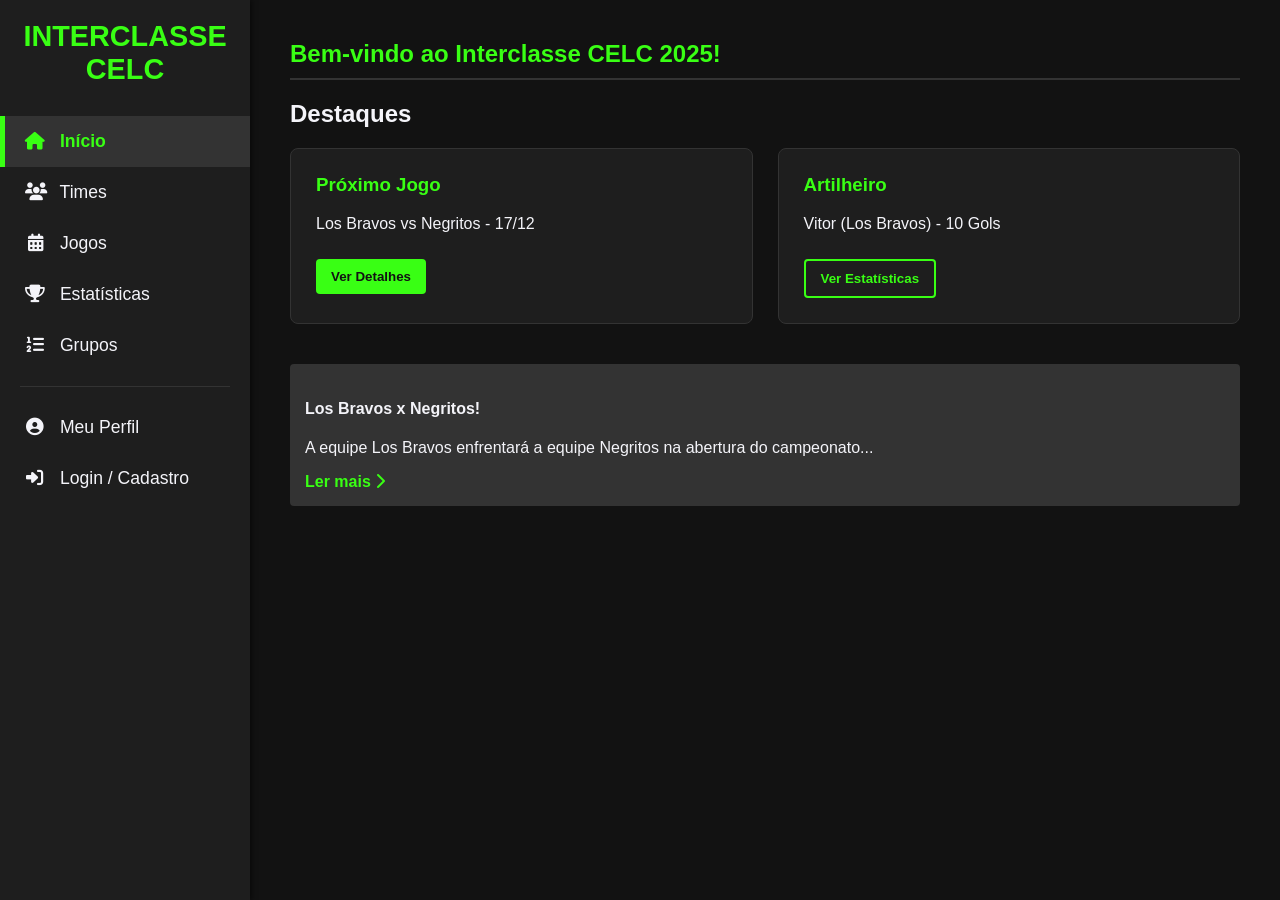
<file: index.html>
<!DOCTYPE html>
<html lang="pt-br">
<head>
    <meta charset="UTF-8">
    <meta name="viewport" content="width=device-width, initial-scale=1.0">
    <title>Interclasse CELC 2025</title>
    <style>
/* --- Variáveis de Cor --- */
:root {
    --fundo-principal: #121212; /* Cinza Escuro / Quase Preto */
    --fundo-secundario: #1e1e1e;
    --verde-neon: #39ff14; /* Verde Limão / Neon */
    --texto-claro: #f4f4f9;
    --detalhe-cinza: #333333;
    --borda-tabela: #2a2a2a;
    --cor-vermelho: #ff3939; /* Para cartões ou ênfase negativa */
    --cor-amarelo: #ffdd39; /* Para cartões amarelos */
}

/* --- Estilos Gerais --- */
body {
    font-family: 'Arial', sans-serif;
    margin: 0;
    background-color: var(--fundo-principal);
    color: var(--texto-claro);
    display: flex; /* Para o layout de menu lateral */
    min-height: 100vh;
}

#site-container {
    display: flex;
    width: 100%;
}

/* --- 1. Menu Lateral (Sidebar) --- */
#menu-lateral {
    width: 250px;
    background-color: var(--fundo-secundario);
    padding: 20px 0;
    box-shadow: 2px 0 5px rgba(0, 0, 0, 0.5);
    display: flex;
    flex-direction: column;
}

.logo {
    font-size: 1.8em;
    font-weight: bold;
    color: var(--verde-neon);
    text-align: center;
    padding-bottom: 30px;
}

#menu-lateral ul {
    list-style: none;
    padding: 0;
    margin: 0;
}

#menu-lateral li a {
    display: block;
    padding: 15px 20px;
    color: var(--texto-claro);
    text-decoration: none;
    font-size: 1.1em;
    border-left: 5px solid transparent;
    transition: background-color 0.3s, border-left 0.3s;
}

#menu-lateral li a:hover {
    background-color: var(--detalhe-cinza);
    border-left-color: var(--verde-neon);
}

#menu-lateral li a.active {
    background-color: var(--detalhe-cinza);
    border-left-color: var(--verde-neon);
    color: var(--verde-neon);
    font-weight: bold;
}

#menu-lateral i {
    margin-right: 10px;
    width: 20px;
    text-align: center;
}

.separator {
    height: 1px;
    background-color: var(--detalhe-cinza);
    margin: 15px 20px;
}

/* --- 2. Conteúdo Principal --- */
#conteudo-principal {
    flex-grow: 1;
    padding: 40px;
}

/* Oculta todas as telas por padrão */
.screen {
    display: none;
}

/* Mostra apenas a tela ativa */
.screen.active {
    display: block;
}

.page-header h1 {
    color: var(--verde-neon);
    border-bottom: 2px solid var(--detalhe-cinza);
    padding-bottom: 10px;
    margin-top: 0;
}

.card-grid {
    display: grid;
    grid-template-columns: repeat(auto-fit, minmax(300px, 1fr));
    gap: 25px;
    margin-bottom: 40px;
}

.card {
    background-color: var(--fundo-secundario);
    padding: 25px;
    border-radius: 8px;
    border: 1px solid var(--detalhe-cinza);
    transition: border-color 0.3s;
}

.card:hover {
    border-color: var(--verde-neon);
}

.card h3 {
    color: var(--verde-neon);
    margin-top: 0;
}

.noticia-resumo {
    background-color: var(--detalhe-cinza);
    padding: 15px;
    border-radius: 4px;
    margin-top: 20px;
}

.noticia-resumo a {
    color: var(--verde-neon);
    text-decoration: none;
    font-weight: bold;
}

button {
    cursor: pointer;
    border: none;
    padding: 10px 15px;
    border-radius: 4px;
    font-weight: bold;
    margin-top: 10px;
    transition: background-color 0.3s, color 0.3s;
}

.btn-primario {
    background-color: var(--verde-neon);
    color: var(--fundo-principal);
}

.btn-primario:hover {
    background-color: #55ff33;
}

.btn-secundario {
    background-color: transparent;
    border: 2px solid var(--verde-neon);
    color: var(--verde-neon);
}

.btn-secundario:hover {
    background-color: var(--verde-neon);
    color: var(--fundo-principal);
}

/* --- Estilos de Tabela (Para Times, Estatísticas e Grupos) --- */
.tabela-neon {
    width: 100%;
    border-collapse: collapse;
    margin-top: 20px;
}

.tabela-neon thead th {
    background-color: var(--verde-neon);
    color: var(--fundo-principal);
    padding: 12px;
    text-align: left;
    text-transform: uppercase;
    font-size: 0.9em;
    letter-spacing: 1px;
}

.tabela-neon tbody tr {
    background-color: var(--fundo-secundario);
    border-bottom: 1px solid var(--borda-tabela);
}

.tabela-neon tbody tr:nth-child(even) {
    background-color: var(--detalhe-cinza);
}

.tabela-neon tbody tr:hover {
    background-color: #2c2c2c;
    color: var(--verde-neon);
    cursor: pointer;
}

.tabela-neon td {
    padding: 12px;
    vertical-align: middle;
}

/* Estilo para a coluna de Posição/Ranking */
.ranking {
    font-weight: bold;
    color: var(--verde-neon);
    text-align: center;
}

/* Estilos de Gráficos/Cards para Estatísticas */
.card-estatisticas-grid {
    display: grid;
    grid-template-columns: repeat(auto-fit, minmax(200px, 1fr));
    gap: 20px;
    margin-bottom: 40px;
}

.card-estatisticas {
    text-align: center;
}

.card-estatisticas .numero {
    font-size: 3em;
    font-weight: bold;
    color: var(--verde-neon);
    margin: 5px 0;
}

.card-estatisticas .titulo {
    font-size: 1em;
    text-transform: uppercase;
    color: var(--texto-claro);
}

/* Estilos para Grupos (Abas) */
.abas-grupo {
    display: flex;
    margin-bottom: 20px;
    border-bottom: 2px solid var(--detalhe-cinza);
}

.aba-btn {
    padding: 10px 15px;
    background-color: transparent;
    border: none;
    color: var(--texto-claro);
    font-size: 1.1em;
    cursor: pointer;
    border-bottom: 3px solid transparent;
    transition: border-color 0.3s, color 0.3s;
}

.aba-btn:hover {
    color: var(--verde-neon);
}

.aba-btn.active {
    border-bottom-color: var(--verde-neon);
    color: var(--verde-neon);
    font-weight: bold;
}

/* Garante que o conteúdo da aba se comporta corretamente */
.conteudo-aba {
    padding: 15px 0;
    display: none; /* Oculta todos por padrão */
}

/* *** CORREÇÃO FINAL CSS: Alta Especificidade para forçar a exibição *** */
[id="conteudo-detalhes"] .conteudo-aba.active,
[id="conteudo-grupos"] .conteudo-aba.active,
.auth-content.active {
    display: block !important; 
}


/* Estilos Específicos do Jogo */

.match-header {
    background-color: var(--detalhe-cinza);
    padding: 20px;
    border-radius: 8px;
    text-align: center;
    margin-bottom: 30px;
    display: flex;
    align-items: center;
    justify-content: space-around;
}

.team-info {
    flex: 1;
    text-align: center;
}

.team-info .team-name {
    font-size: 1.5em;
    font-weight: bold;
    margin-top: 10px;
    color: var(--verde-neon);
}

.score {
    font-size: 3em;
    font-weight: bold;
    color: var(--texto-claro);
    margin: 0 20px;
}

.match-details {
    color: var(--texto-claro);
    font-size: 0.9em;
    margin-top: 5px;
}

/* Estilo para a barra de estatísticas como no print do celular */
.stat-bar {
    display: flex;
    align-items: center;
    margin-bottom: 15px;
}

.stat-label {
    width: 150px;
    text-align: center;
    font-weight: bold;
    text-transform: uppercase;
    font-size: 0.9em;
}

.bar-container {
    flex-grow: 1;
    display: flex;
    height: 20px;
    background-color: var(--fundo-secundario);
    border-radius: 10px;
    overflow: hidden;
}

.bar-team-1 {
    background-color: var(--cor-vermelho); /* Cor para o time da esquerda */
}

.bar-team-2 {
    background-color: var(--verde-neon); /* Cor para o time da direita */
}

.stat-value {
    width: 50px;
    text-align: center;
    font-weight: bold;
}

.team-list-grid {
    display: grid;
    grid-template-columns: 1fr 1fr;
    gap: 20px;
    margin-top: 20px;
}

.player-list ul {
    list-style: none;
    padding: 0;
}

.player-list li {
    padding: 8px 0;
    border-bottom: 1px dashed var(--detalhe-cinza);
    display: flex;
    justify-content: space-between;
}

.player-list li:last-child {
    border-bottom: none;
}

.card-icon {
    margin-left: 5px;
}

/* --- Estilos para Login/Cadastro e Perfil (NOVOS ESTILOS) --- */
/* Estilos de Formulário Geral */
.form-group {
    margin-bottom: 15px;
}

.form-group label {
    display: block;
    margin-bottom: 5px;
    font-weight: bold;
    color: var(--verde-neon);
    font-size: 0.9em;
    text-transform: uppercase;
}

.form-group input[type="text"],
.form-group input[type="email"],
.form-group input[type="password"] {
    width: 100%;
    padding: 10px;
    border: 1px solid var(--detalhe-cinza);
    border-radius: 4px;
    background-color: var(--fundo-principal);
    color: var(--texto-claro);
    box-sizing: border-box; /* Garante que o padding não aumente a largura */
    transition: border-color 0.3s;
}

.form-group input:focus {
    outline: none;
    border-color: var(--verde-neon);
}

/* Estilos para as Abas de Login/Cadastro */
.tabs-auth {
    display: flex;
    justify-content: center;
    margin-bottom: 20px;
    border-bottom: 2px solid var(--detalhe-cinza);
}

.auth-tab-btn {
    padding: 10px 15px;
    background-color: transparent;
    border: none;
    color: var(--texto-claro);
    font-size: 1.1em;
    cursor: pointer;
    border-bottom: 3px solid transparent;
    transition: border-color 0.3s, color 0.3s;
}

.auth-tab-btn:hover {
    color: var(--verde-neon);
}

.auth-tab-btn.active {
    border-bottom-color: var(--verde-neon);
    color: var(--verde-neon);
    font-weight: bold;
}

.auth-content:not(.active) {
    display: none;
}

/* Estilos de Perfil */
.profile-info p {
    padding: 8px 0;
    border-bottom: 1px dashed var(--detalhe-cinza);
}
.profile-info p:last-child {
    border-bottom: none;
}


/* --- Responsividade Básica (Para telas menores) --- */
@media (max-width: 768px) {
    #site-container {
        flex-direction: column;
    }

    #menu-lateral {
        width: 100%;
        height: auto;
        flex-direction: row; /* Faz o menu ficar na horizontal no mobile */
        justify-content: space-around;
        padding: 10px 0;
        position: sticky; /* Fica no topo ao rolar */
        top: 0;
        z-index: 100;
    }

    .logo {
        display: none; /* Esconde o logo para economizar espaço */
    }

    #menu-lateral ul {
        display: flex;
        flex-wrap: wrap;
        justify-content: center;
    }

    #menu-lateral li {
        flex-grow: 1; /* Distribui os itens igualmente */
        text-align: center;
    }
    
    #menu-lateral li a {
        padding: 10px 8px;
        border-left: none;
        border-bottom: 3px solid transparent;
        font-size: 0.9em;
    }
    
    #menu-lateral li a:hover, #menu-lateral li a.active {
        border-left: none;
        border-bottom-color: var(--verde-neon);
    }
    
    #menu-lateral i {
        margin-right: 0;
        display: block; /* Coloca o ícone acima do texto no mobile */
    }

    .separator, .auth-link {
        display: none; /* Esconde alguns itens no menu mobile para simplificar */
    }
    
    #conteudo-principal {
        padding: 20px;
    }

    .tabela-neon, .tabela-neon tbody, .tabela-neon tr, .tabela-neon td {
        display: block;
    }

    .tabela-neon thead {
        display: none;
    }

    .tabela-neon tr {
        margin-bottom: 15px;
        border: 1px solid var(--borda-tabela);
        border-radius: 8px;
        overflow: hidden;
    }

    .tabela-neon td {
        text-align: right;
        padding-left: 50%;
        position: relative;
    }

    .tabela-neon td::before {
        content: attr(data-label);
        position: absolute;
        left: 10px;
        width: 45%;
        padding-right: 10px;
        white-space: nowrap;
        text-align: left;
        font-weight: bold;
        color: var(--verde-neon);
    }

    .team-list-grid {
        grid-template-columns: 1fr; /* Coluna única no mobile */
    }
    
    .stat-bar {
        flex-direction: column;
    }

    .stat-label, .stat-value {
        width: 100%;
        text-align: center;
    }

    .stat-value {
        margin-top: 5px;
    }

    .bar-container {
        margin-top: 5px;
    }
}
    </style>
    <link rel="stylesheet" href="https://cdnjs.cloudflare.com/ajax/libs/font-awesome/6.5.1/css/all.min.css">
</head>
<body>

    <div id="site-container">

        <nav id="menu-lateral">
            <div class="logo">
                INTERCLASSE CELC
            </div>
            
            <ul>
                <li><a href="#inicio" data-target="tela-inicio" class="active"><i class="fas fa-home"></i> Início</a></li>
                <li><a href="#times" data-target="tela-times"><i class="fas fa-users"></i> Times</a></li>
                <li><a href="#jogos" data-target="tela-jogos"><i class="fas fa-calendar-alt"></i> Jogos</a></li>
                <li><a href="#estatisticas" data-target="tela-estatisticas"><i class="fas fa-trophy"></i> Estatísticas</a></li>
                <li><a href="#grupos" data-target="tela-grupos"><i class="fas fa-list-ol"></i> Grupos</a></li>
                
                <li class="separator"></li>
                
                <li><a href="#" data-target="tela-meu-perfil"><i class="fas fa-user-circle"></i> Meu Perfil</a></li>
                <li class="auth-link"><a href="#" data-target="tela-login"><i class="fas fa-sign-in-alt"></i> Login / Cadastro</a></li>
            </ul>
        </nav>

        <main id="conteudo-principal">

            <section class="screen active" id="tela-inicio">
                <header class="page-header">
                    <h1>Bem-vindo ao Interclasse CELC 2025!</h1>
                </header>
    
                <section class="painel-principal">
                    <h2>Destaques</h2>
                    
                    <div class="card-grid">
                        <div class="card">
                            <h3>Próximo Jogo</h3>
                            <p>Los Bravos vs Negritos - 17/12</p>
                            <button class="btn-primario" id="btn-ver-detalhes">Ver Detalhes</button>
                        </div>
                        <div class="card">
                            <h3>Artilheiro</h3>
                            <p>Vitor (Los Bravos) - 10 Gols</p>
                            <button class="btn-secundario" data-target="tela-estatisticas">Ver Estatísticas</button>
                        </div>
                    </div>
    
                    <div class="noticia-resumo">
                        <h4>Los Bravos x Negritos!</h4>
                        <p>A equipe Los Bravos enfrentará a equipe Negritos na abertura do campeonato...</p>
                        <a href="#">Ler mais <i class="fas fa-chevron-right"></i></a>
                    </div>
    
                </section>
            </section>
            
            <section class="screen" id="tela-detalhes-jogo">
                <header class="page-header">
                    <h1>Detalhes do Jogo: Rodada 1</h1>
                </header>

                <div class="match-header">
                    <div class="team-info">
                        <i class="fas fa-shield-alt fa-3x" style="color: var(--cor-vermelho);"></i>
                        <div class="team-name">Los Bravos</div>
                    </div>
                    
                    <div style="text-align: center;">
                        <div class="score">4 X 2</div>
                        <div class="match-details">Grupo B | 19, Dez 25 | FIM</div>
                    </div>

                    <div class="team-info">
                        <i class="fas fa-shield-alt fa-3x" style="color: var(--verde-neon);"></i>
                        <div class="team-name">Negritos</div>
                    </div>
                </div>


                <div class="abas-grupo" id="abas-detalhes-jogo">
                    <button class="aba-btn active" data-aba-detalhe="estatisticas">Estatísticas</button>
                    <button class="aba-btn" data-aba-detalhe="equipes">Equipes</button>
                    <button class="aba-btn" data-aba-detalhe="classificacao">Classificação</button>
                </div>

                <div id="conteudo-detalhes">
                    
                    <div class="conteudo-aba active" data-aba-conteudo="estatisticas">
                        <div class="card">
                            <h3>Comparativo do Jogo</h3>

                            <div class="stat-label" style="width: auto; margin: 0 auto 20px;">GOLS</div>
                            <div class="stat-bar">
                                <div class="stat-value">4</div>
                                <div class="bar-container">
                                    <div class="bar-team-1" style="width: 66%;"></div>
                                    <div class="bar-team-2" style="width: 33%;"></div>
                                </div>
                                <div class="stat-value">2</div>
                            </div>
                            
                            <div class="stat-label" style="width: auto; margin: 0 auto 20px;">CHUTES</div>
                            <div class="stat-bar">
                                <div class="stat-value">15</div>
                                <div class="bar-container">
                                    <div class="bar-team-1" style="width: 55%;"></div>
                                    <div class="bar-team-2" style="width: 45%;"></div>
                                </div>
                                <div class="stat-value">12</div>
                            </div>
                            
                            <div class="stat-label" style="width: auto; margin: 0 auto 20px;">CHUTES AO GOL</div>
                            <div class="stat-bar">
                                <div class="stat-value">8</div>
                                <div class="bar-container">
                                    <div class="bar-team-1" style="width: 70%;"></div>
                                    <div class="bar-team-2" style="width: 30%;"></div>
                                </div>
                                <div class="stat-value">3</div>
                            </div>
                            
                            <div class="stat-label" style="width: auto; margin: 0 auto 0;">CARTÕES (Amarelos)</div>
                            <br>
                            <div class="stat-bar">
                                <div class="stat-value">2</div>
                                <div class="bar-container">
                                    <div class="bar-team-1" style="width: 50%; background-color: var(--cor-amarelo);"></div>
                                    <div class="bar-team-2" style="width: 50%; background-color: var(--cor-amarelo);"></div>
                                </div>
                                <div class="stat-value">2</div>
                            </div>
                            

                        </div>
                    </div>
                    
                    <div class="conteudo-aba" data-aba-conteudo="equipes">
                        
                        <div class="team-list-grid">
                            <div class="card player-list">
                                <h3>Los Bravos</h3>
                                <ul>
                                    <li>01. JOAO <i class="fas fa-futbol" style="color: var(--verde-neon);"></i><i class="fas fa-futbol" style="color: var(--verde-neon);"></i></li>
                                    <li>02. JOAO</li>
                                    <li>03. JOAO <i class="fas fa-futbol" style="color: var(--verde-neon);"></i></li>
                                    <li>04. JOAO <i class="fas fa-id-card" style="color: var(--cor-amarelo);"></i></li>
                                    <li>05. JOAO <i class="fas fa-futbol" style="color: var(--verde-neon);"></i></li>
                                    <li>06. JOAO</li>
                                    <li>07. JOAO <i class="fas fa-id-card" style="color: var(--cor-amarelo);"></i></li>
                                </ul>
                            </div>

                            <div class="card player-list">
                                <h3>Negritos</h3>
                                <ul>
                                    <li>01. JOAO</li>
                                    <li>02. JOAO <i class="fas fa-id-card" style="color: var(--cor-amarelo);"></i></li>
                                    <li>03. JOAO <i class="fas fa-futbol" style="color: var(--verde-neon);"></i></li>
                                    <li>04. JOAO</li>
                                    <li>05. JOAO <i class="fas fa-futbol" style="color: var(--verde-neon);"></i></li>
                                    <li>06. JOAO <i class="fas fa-id-card" style="color: var(--cor-amarelo);"></i></li>
                                    <li>07. JOAO</li>
                                </ul>
                            </div>
                        </div>
                    </div>

                    <div class="conteudo-aba" data-aba-conteudo="classificacao">
                        <h3>Grupo B - Tabela Atualizada</h3>
                        <table class="tabela-neon">
                            <thead>
                                <tr>
                                    <th>#</th>
                                    <th>Time</th>
                                    <th>P</th>
                                    <th>J</th>
                                    <th>V</th>
                                    <th>E</th>
                                    <th>D</th>
                                </tr>
                            </thead>
                            <tbody>
                                <tr>
                                    <td data-label="#" class="ranking">1</td>
                                    <td data-label="Time">Los Bravos</td>
                                    <td data-label="P">3</td>
                                    <td data-label="J">1</td>
                                    <td data-label="V">1</td>
                                    <td data-label="E">0</td>
                                    <td data-label="D">0</td>
                                </tr>
                                <tr>
                                    <td data-label="#" class="ranking">2</td>
                                    <td data-label="Time">Velha Guarda</td>
                                    <td data-label="P">0</td>
                                    <td data-label="J">0</td>
                                    <td data-label="V">0</td>
                                    <td data-label="E">0</td>
                                    <td data-label="D">0</td>
                                </tr>
                                <tr>
                                    <td data-label="#" class="ranking">3</td>
                                    <td data-label="Time">Galáticos</td>
                                    <td data-label="P">0</td>
                                    <td data-label="J">0</td>
                                    <td data-label="V">0</td>
                                    <td data-label="E">0</td>
                                    <td data-label="D">0</td>
                                </tr>
                                <tr>
                                    <td data-label="#" class="ranking">4</td>
                                    <td data-label="Time">Negritos</td>
                                    <td data-label="P">0</td>
                                    <td data-label="J">1</td>
                                    <td data-label="V">0</td>
                                    <td data-label="E">0</td>
                                    <td data-label="D">1</td>
                                </tr>
                            </tbody>
                        </table>
                    </div>
                </div>

            </section>
            
            <section class="screen" id="tela-times">
                <header class="page-header">
                    <h1>Lista de Times</h1>
                </header>

                <table class="tabela-neon">
                    <thead>
                        <tr>
                            <th>#</th>
                            <th>Time</th>
                            <th>Série</th>
                            <th>Capitão</th>
                            <th>Vitórias</th>
                        </tr>
                    </thead>
                    <tbody>
                        <tr>
                            <td data-label="#" class="ranking">1</td>
                            <td data-label="Time">Los Bravos</td>
                            <td data-label="Série">2º DSB</td>
                            <td data-label="Capitão">Jonas</td>
                            <td data-label="Vitórias">1</td>
                        </tr>
                        <tr>
                            <td data-label="#" class="ranking">2</td>
                            <td data-label="Time">Negritos</td>
                            <td data-label="Série">2º ADM</td>
                            <td data-label="Capitão">Bruno</td>
                            <td data-label="Vitórias">0</td>
                        </tr>
                        <tr>
                            <td data-label="#" class="ranking">3</td>
                            <td data-label="Time">Galáticos</td>
                            <td data-label="Série">2º B</td>
                            <td data-label="Capitão">Bressan</td>
                            <td data-label="Vitórias">0</td>
                        </tr>
                        <tr>
                            <td data-label="#" class="ranking">4</td>
                            <td data-label="Time">Velha Guarda</td>
                            <td data-label="Série">3º C</td>
                            <td data-label="Capitão">Anastácio</td>
                            <td data-label="Vitórias">0</td>
                        </tr>
                    </tbody>
                </table>

            </section>

            <section class="screen" id="tela-jogos">
                <header class="page-header">
                    <h1>Agenda e Resultados</h1>
                </header>

                <div class="card">
                    <h3>Próximos Jogos</h3>
                    <ul>
                        <li><i class="fas fa-circle-notch" style="color: var(--verde-neon);"></i> Los Bravos x Negritos - 17/12 (10:00)</li>
                        <li><i class="fas fa-circle-notch" style="color: var(--verde-neon);"></i> Velha Guarda x Galáticos - 17/12 (11:00)</li>
                    </ul>
                </div>
            </section>

            <section class="screen" id="tela-estatisticas">
                <header class="page-header">
                    <h1>Estatísticas do Campeonato</h1>
                </header>

                <h2>Resumo Geral</h2>
                <div class="card-estatisticas-grid">
                    <div class="card card-estatisticas">
                        <p class="numero">12</p>
                        <p class="titulo">Times Inscritos</p>
                    </div>
                    <div class="card card-estatisticas">
                        <p class="numero">18</p>
                        <p class="titulo">Jogos Realizados</p>
                    </div>
                    <div class="card card-estatisticas">
                        <p class="numero">75</p>
                        <p class="titulo">Gols Marcados</p>
                    </div>
                    <div class="card card-estatisticas">
                        <p class="numero">4</p>
                        <p class="titulo">Rodadas Restantes</p>
                    </div>
                </div>

                <h2>Top Artilheiros</h2>
                <table class="tabela-neon">
                    <thead>
                        <tr>
                            <th>#</th>
                            <th>Jogador</th>
                            <th>Time</th>
                            <th>Gols</th>
                        </tr>
                    </thead>
                    <tbody>
                        <tr>
                            <td data-label="#" class="ranking">1</td>
                            <td data-label="Jogador">Vitor M.</td>
                            <td data-label="Time">Los Bravos</td>
                            <td data-label="Gols">10</td>
                        </tr>
                        <tr>
                            <td data-label="#" class="ranking">2</td>
                            <td data-label="Jogador">Gabriel S.</td>
                            <td data-label="Time">Negritos</td>
                            <td data-label="Gols">8</td>
                        </tr>
                        <tr>
                            <td data-label="#" class="ranking">3</td>
                            <td data-label="Jogador">Pedrinho</td>
                            <td data-label="Time">Galáticos</td>
                            <td data-label="Gols">6</td>
                        </tr>
                    </tbody>
                </table>
            </section>

            <section class="screen" id="tela-grupos">
                <header class="page-header">
                    <h1>Fase de Grupos</h1>
                </header>

                <div class="abas-grupo" id="abas-grupos">
                    <button class="aba-btn active" data-grupo="A">Grupo A</button>
                    <button class="aba-btn" data-grupo="B">Grupo B</button>
                    <button class="aba-btn" data-grupo="C">Grupo C</button>
                </div>

                <div id="conteudo-grupos">
                    <div class="conteudo-aba active" data-grupo-conteudo="A">
                        <table class="tabela-neon">
                            <thead>
                                <tr>
                                    <th>#</th>
                                    <th>Time</th>
                                    <th>P</th>
                                    <th>J</th>
                                    <th>V</th>
                                    <th>E</th>
                                    <th>D</th>
                                </tr>
                            </thead>
                            <tbody>
                                <tr>
                                    <td data-label="#" class="ranking">1</td>
                                    <td data-label="Time">Los Bravos</td>
                                    <td data-label="P">9</td>
                                    <td data-label="J">3</td>
                                    <td data-label="V">3</td>
                                    <td data-label="E">0</td>
                                    <td data-label="D">0</td>
                                </tr>
                                <tr>
                                    <td data-label="#" class="ranking">2</td>
                                    <td data-label="Time">Velha Guarda</td>
                                    <td data-label="P">6</td>
                                    <td data-label="J">3</td>
                                    <td data-label="V">2</td>
                                    <td data-label="E">0</td>
                                    <td data-label="D">1</td>
                                </tr>
                                <tr>
                                    <td data-label="#" class="ranking">3</td>
                                    <td data-label="Time">Galáticos</td>
                                    <td data-label="P">3</td>
                                    <td data-label="J">3</td>
                                    <td data-label="V">1</td>
                                    <td data-label="E">0</td>
                                    <td data-label="D">2</td>
                                </tr>
                                <tr>
                                    <td data-label="#" class="ranking">4</td>
                                    <td data-label="Time">Negritos</td>
                                    <td data-label="P">0</td>
                                    <td data-label="J">3</td>
                                    <td data-label="V">0</td>
                                    <td data-label="E">0</td>
                                    <td data-label="D">3</td>
                                </tr>
                            </tbody>
                        </table>
                    </div>
                    
                    <div class="conteudo-aba" data-grupo-conteudo="B">
                         <table class="tabela-neon">
                            <thead>
                                <tr>
                                    <th>#</th>
                                    <th>Time</th>
                                    <th>P</th>
                                    <th>J</th>
                                    <th>V</th>
                                    <th>E</th>
                                    <th>D</th>
                                </tr>
                            </thead>
                            <tbody>
                                <tr>
                                    <td data-label="#" class="ranking">1</td>
                                    <td data-label="Time">Os Melhores</td>
                                    <td data-label="P">7</td>
                                    <td data-label="J">3</td>
                                    <td data-label="V">2</td>
                                    <td data-label="E">1</td>
                                    <td data-label="D">0</td>
                                </tr>
                                <tr>
                                    <td data-label="#" class="ranking">2</td>
                                    <td data-label="Time">Fênix</td>
                                    <td data-label="P">4</td>
                                    <td data-label="J">3</td>
                                    <td data-label="V">1</td>
                                    <td data-label="E">1</td>
                                    <td data-label="D">1</td>
                                </tr>
                                <tr>
                                    <td data-label="#" class="ranking">3</td>
                                    <td data-label="Time">Dragões</td>
                                    <td data-label="P">3</td>
                                    <td data-label="J">3</td>
                                    <td data-label="V">1</td>
                                    <td data-label="E">0</td>
                                    <td data-label="D">2</td>
                                </tr>
                                <tr>
                                    <td data-label="#" class="ranking">4</td>
                                    <td data-label="Time">Raio-X</td>
                                    <td data-label="P">3</td>
                                    <td data-label="J">3</td>
                                    <td data-label="V">1</td>
                                    <td data-label="E">0</td>
                                    <td data-label="D">2</td>
                                </tr>
                            </tbody>
                        </table>
                    </div>
                    
                    <div class="conteudo-aba" data-grupo-conteudo="C">
                         <table class="tabela-neon">
                            <thead>
                                <tr>
                                    <th>#</th>
                                    <th>Time</th>
                                    <th>P</th>
                                    <th>J</th>
                                    <th>V</th>
                                    <th>E</th>
                                    <th>D</th>
                                </tr>
                            </thead>
                            <tbody>
                                <tr>
                                    <td data-label="#" class="ranking">1</td>
                                    <td data-label="Time">Os Gigantes</td>
                                    <td data-label="P">9</td>
                                    <td data-label="J">3</td>
                                    <td data-label="V">3</td>
                                    <td data-label="E">0</td>
                                    <td data-label="D">0</td>
                                </tr>
                                <tr>
                                    <td data-label="#" class="ranking">2</td>
                                    <td data-label="Time">Troianos</td>
                                    <td data-label="P">6</td>
                                    <td data-label="J">3</td>
                                    <td data-label="V">2</td>
                                    <td data-label="E">0</td>
                                    <td data-label="D">1</td>
                                </tr>
                                <tr>
                                    <td data-label="#" class="ranking">3</td>
                                    <td data-label="Time">Esquadrão</td>
                                    <td data-label="P">3</td>
                                    <td data-label="J">3</td>
                                    <td data-label="V">1</td>
                                    <td data-label="E">0</td>
                                    <td data-label="D">2</td>
                                </tr>
                                <tr>
                                    <td data-label="#" class="ranking">4</td>
                                    <td data-label="Time">Águias</td>
                                    <td data-label="P">0</td>
                                    <td data-label="J">3</td>
                                    <td data-label="V">0</td>
                                    <td data-label="E">0</td>
                                    <td data-label="D">3</td>
                                </tr>
                            </tbody>
                        </table>
                    </div>
                </div>
            </section>

            <section class="screen" id="tela-meu-perfil">
                <header class="page-header">
                    <h1>Meu Perfil 👤</h1>
                </header>
                <div class="card profile-info">
                    <h3>Informações Pessoais</h3>
                    <p><strong>Nome:</strong> João da Silva</p>
                    <p><strong>E-mail:</strong> joao.silva@escola.br</p>
                    <p><strong>Série/Turma:</strong> 2º DSB</p>
                    
                    <h3 style="margin-top: 20px;">Estatísticas Pessoais</h3>
                    <p><strong>Time:</strong> Los Bravos</p>
                    <p><strong>Gols Marcados:</strong> 4</p>
                    <p><strong>Cartões Amarelos:</strong> 1</p>
                    <p><strong>Jogos Disputados:</strong> 3</p>

                    <button class="btn-secundario">Editar Perfil</button>
                    <button class="btn-primario" style="background-color: var(--cor-vermelho); margin-left: 10px;">Sair</button>
                </div>
            </section>
            
            <section class="screen" id="tela-login">
                <header class="page-header">
                    <h1>Acesso do Usuário</h1>
                </header>

                <div class="tabs-auth">
                    <button class="auth-tab-btn active" data-auth="login">Login</button>
                    <button class="auth-tab-btn" data-auth="cadastro">Cadastro</button>
                </div>

                <div class="auth-container">
                    
                    <div class="auth-content active" data-auth-conteudo="login">
                        <div class="card">
                            <form>
                                <h2>Fazer Login</h2>
                                <div class="form-group">
                                    <label for="login-email">E-mail</label>
                                    <input type="email" id="login-email" placeholder="Seu e-mail" required>
                                </div>
                                <div class="form-group">
                                    <label for="login-senha">Senha</label>
                                    <input type="password" id="login-senha" placeholder="Sua senha" required>
                                </div>
                                <button type="submit" class="btn-primario">Entrar</button>
                            </form>
                        </div>
                    </div>

                    <div class="auth-content" data-auth-conteudo="cadastro">
                        <div class="card">
                            <form>
                                <h2>Criar Nova Conta</h2>
                                <div class="form-group">
                                    <label for="cadastro-nome">Nome Completo</label>
                                    <input type="text" id="cadastro-nome" placeholder="Seu nome" required>
                                </div>
                                <div class="form-group">
                                    <label for="cadastro-email">E-mail</label>
                                    <input type="email" id="cadastro-email" placeholder="Seu e-mail" required>
                                </div>
                                <div class="form-group">
                                    <label for="cadastro-senha">Senha</label>
                                    <input type="password" id="cadastro-senha" placeholder="Crie uma senha" required>
                                </div>
                                <button type="submit" class="btn-primario">Cadastrar</button>
                            </form>
                        </div>
                    </div>
                    
                </div>
            </section>
            
        </main>
    </div>

    <script>
        document.addEventListener('DOMContentLoaded', () => {
            const menuLinks = document.querySelectorAll('#menu-lateral a[data-target]');
            const contentScreens = document.querySelectorAll('.screen');
            const abasDetalhesJogoBtns = document.querySelectorAll('#abas-detalhes-jogo .aba-btn');
            const abasGruposBtns = document.querySelectorAll('#abas-grupos .aba-btn');
            const authTabBtns = document.querySelectorAll('.auth-tab-btn');
            const btnVerDetalhes = document.getElementById('btn-ver-detalhes');
            
            // Função para alternar as telas
            const switchScreen = (targetId) => {
                contentScreens.forEach(screen => {
                    screen.classList.remove('active');
                });
                const targetScreen = document.getElementById(targetId);
                if (targetScreen) {
                    targetScreen.classList.add('active');
                }

                // Atualiza o estado "active" no menu
                menuLinks.forEach(link => {
                    link.classList.remove('active');
                    if (link.getAttribute('data-target') === targetId) {
                        link.classList.add('active');
                    }
                });
            };

            // Listener para os links do menu
            menuLinks.forEach(link => {
                link.addEventListener('click', (e) => {
                    e.preventDefault();
                    const targetId = link.getAttribute('data-target');
                    if (targetId) {
                        switchScreen(targetId);
                    }
                });
            });

            // Listener para o botão "Ver Detalhes" na tela de Início
            if (btnVerDetalhes) {
                btnVerDetalhes.addEventListener('click', () => {
                    switchScreen('tela-detalhes-jogo');
                });
            }
            
            // Função para alternar abas de Detalhes do Jogo
            abasDetalhesJogoBtns.forEach(btn => {
                btn.addEventListener('click', () => {
                    const targetAba = btn.getAttribute('data-aba-detalhe');
                    
                    abasDetalhesJogoBtns.forEach(b => b.classList.remove('active'));
                    btn.classList.add('active');
                    
                    document.querySelectorAll('#conteudo-detalhes .conteudo-aba').forEach(conteudo => {
                        conteudo.classList.remove('active');
                    });
                    
                    const targetConteudo = document.querySelector(`#conteudo-detalhes .conteudo-aba[data-aba-conteudo="${targetAba}"]`);
                    if (targetConteudo) {
                        targetConteudo.classList.add('active');
                    }
                });
            });

            // Função para alternar abas de Grupos
            abasGruposBtns.forEach(btn => {
                btn.addEventListener('click', () => {
                    const targetGrupo = btn.getAttribute('data-grupo');
                    
                    abasGruposBtns.forEach(b => b.classList.remove('active'));
                    btn.classList.add('active');
                    
                    document.querySelectorAll('#conteudo-grupos .conteudo-aba').forEach(conteudo => {
                        conteudo.classList.remove('active');
                    });
                    
                    const targetConteudo = document.querySelector(`#conteudo-grupos .conteudo-aba[data-grupo-conteudo="${targetGrupo}"]`);
                    if (targetConteudo) {
                        targetConteudo.classList.add('active');
                    }
                });
            });
            
            // Função para alternar abas de Login/Cadastro
            authTabBtns.forEach(btn => {
                btn.addEventListener('click', () => {
                    const targetAuth = btn.getAttribute('data-auth');
                    
                    authTabBtns.forEach(b => b.classList.remove('active'));
                    btn.classList.add('active');
                    
                    document.querySelectorAll('.auth-content').forEach(content => {
                        content.classList.remove('active');
                    });
                    
                    const targetContent = document.querySelector(`.auth-content[data-auth-conteudo="${targetAuth}"]`);
                    if (targetContent) {
                        targetContent.classList.add('active');
                    }
                });
            });
            
            // Inicializa a tela correta (caso o usuário clique em um link secundário que leve a uma tela não ativa)
            const initialTarget = document.querySelector('#menu-lateral a.active')?.getAttribute('data-target');
            if (initialTarget) {
                switchScreen(initialTarget);
            }
        });
    </script>
</body>
</html>
</file>
